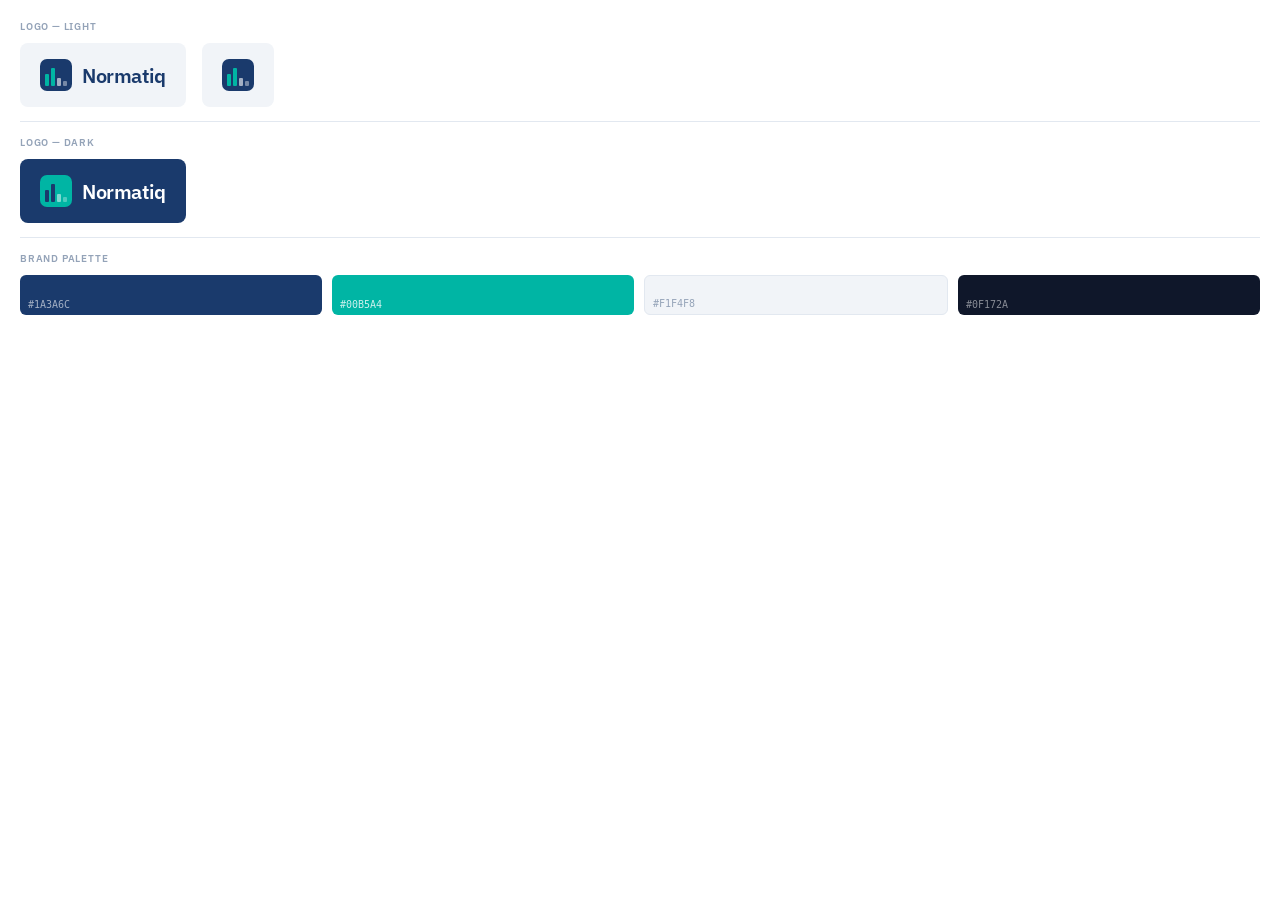
<file: preview/brand-logo.html>
<!DOCTYPE html>
<html lang="pt-BR">
<head>
<meta charset="UTF-8">
<link href="https://fonts.googleapis.com/css2?family=IBM+Plex+Sans:wght@400;500;600;700&display=swap" rel="stylesheet">
<style>
  * { margin: 0; padding: 0; box-sizing: border-box; }
  body { font-family: 'IBM Plex Sans', sans-serif; background: #fff; padding: 20px; color: #0F172A; }
  .label { font-size: 10px; font-weight: 600; color: #94A3B8; text-transform: uppercase; letter-spacing: 0.08em; margin-bottom: 10px; }
  .divider { height: 1px; background: #E2E8F0; margin: 14px 0; }
  .logo-row { display: flex; gap: 16px; align-items: center; flex-wrap: wrap; }
  .logo-box { padding: 16px 20px; border-radius: 8px; display: flex; align-items: center; gap: 10px; }
  .logo-icon { width: 32px; height: 32px; border-radius: 7px; display: flex; align-items: flex-end; padding: 5px 5px; gap: 2px; flex-shrink: 0; }
  .logo-bar { border-radius: 1px; flex: 1; }
  .wordmark { font-size: 20px; font-weight: 600; letter-spacing: -0.02em; }
</style>
</head>
<body>

<div class="label">Logo — Light</div>
<div class="logo-row">
  <div class="logo-box" style="background:#F1F4F8">
    <div class="logo-icon" style="background:#1A3A6C">
      <div class="logo-bar" style="background:#00B5A4;height:12px"></div>
      <div class="logo-bar" style="background:#00B5A4;height:18px"></div>
      <div class="logo-bar" style="background:#fff;height:8px;opacity:0.6"></div>
      <div class="logo-bar" style="background:#fff;height:5px;opacity:0.4"></div>
    </div>
    <div class="wordmark" style="color:#1A3A6C">Normatiq</div>
  </div>

  <div class="logo-box" style="background:#F1F4F8">
    <div class="logo-icon" style="background:#1A3A6C">
      <div class="logo-bar" style="background:#00B5A4;height:12px"></div>
      <div class="logo-bar" style="background:#00B5A4;height:18px"></div>
      <div class="logo-bar" style="background:#fff;height:8px;opacity:0.6"></div>
      <div class="logo-bar" style="background:#fff;height:5px;opacity:0.4"></div>
    </div>
  </div>
</div>

<div class="divider"></div>

<div class="label">Logo — Dark</div>
<div class="logo-row">
  <div class="logo-box" style="background:#1A3A6C">
    <div class="logo-icon" style="background:#00B5A4">
      <div class="logo-bar" style="background:#1A3A6C;height:12px"></div>
      <div class="logo-bar" style="background:#1A3A6C;height:18px"></div>
      <div class="logo-bar" style="background:#fff;height:8px;opacity:0.5"></div>
      <div class="logo-bar" style="background:#fff;height:5px;opacity:0.3"></div>
    </div>
    <div class="wordmark" style="color:#fff">Normatiq</div>
  </div>
</div>

<div class="divider"></div>

<div class="label">Brand Palette</div>
<div style="display:flex;gap:10px">
  <div style="flex:1;height:40px;background:#1A3A6C;border-radius:6px;display:flex;align-items:flex-end;padding:5px 8px">
    <span style="font-size:10px;color:rgba(255,255,255,0.6);font-family:monospace">#1A3A6C</span>
  </div>
  <div style="flex:1;height:40px;background:#00B5A4;border-radius:6px;display:flex;align-items:flex-end;padding:5px 8px">
    <span style="font-size:10px;color:rgba(255,255,255,0.8);font-family:monospace">#00B5A4</span>
  </div>
  <div style="flex:1;height:40px;background:#F1F4F8;border-radius:6px;border:1px solid #E2E8F0;display:flex;align-items:flex-end;padding:5px 8px">
    <span style="font-size:10px;color:#94A3B8;font-family:monospace">#F1F4F8</span>
  </div>
  <div style="flex:1;height:40px;background:#0F172A;border-radius:6px;display:flex;align-items:flex-end;padding:5px 8px">
    <span style="font-size:10px;color:rgba(255,255,255,0.5);font-family:monospace">#0F172A</span>
  </div>
</div>

</body>
</html>
</file>
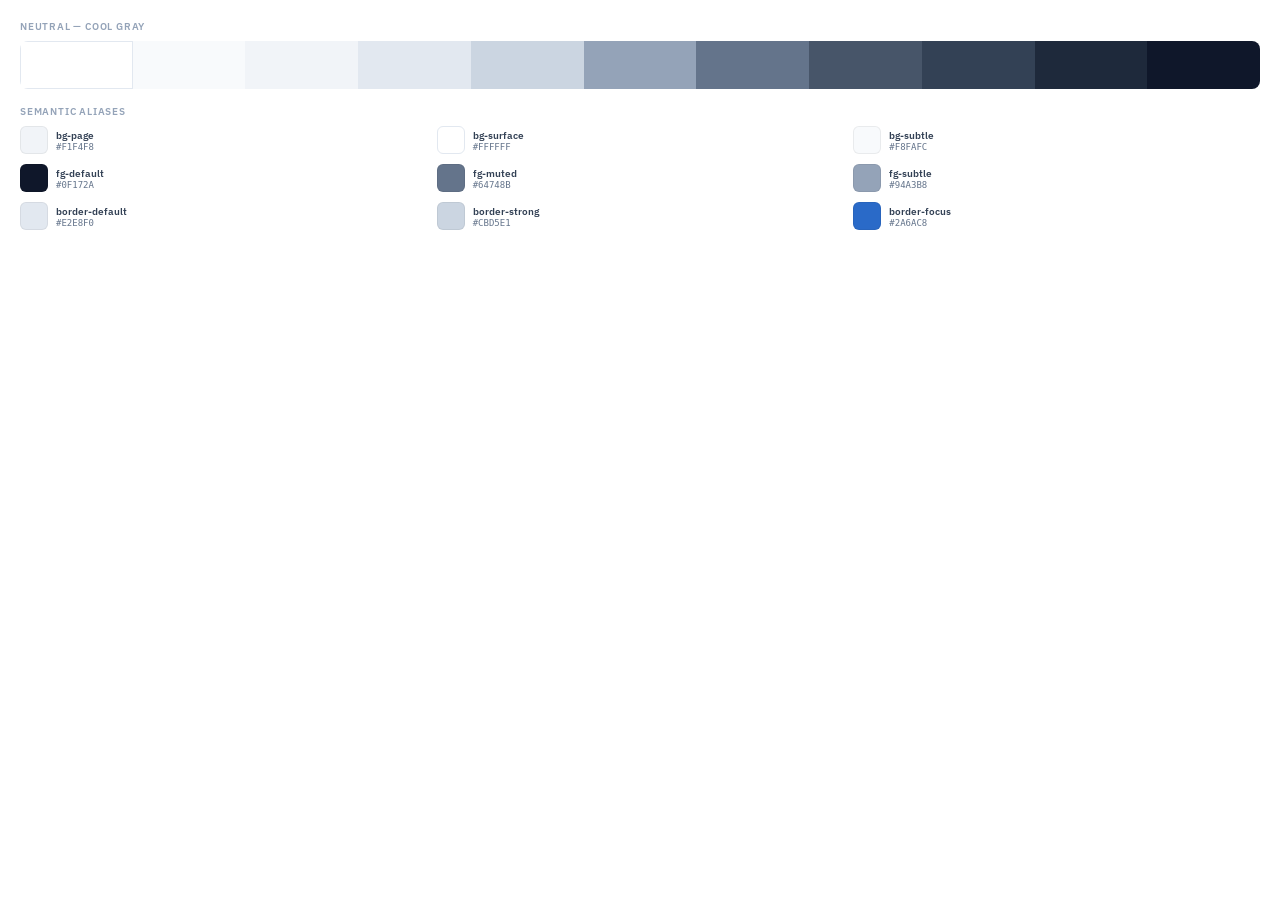
<file: preview/colors-neutral.html>
<!DOCTYPE html>
<html lang="pt-BR">
<head>
<meta charset="UTF-8">
<link href="https://fonts.googleapis.com/css2?family=IBM+Plex+Sans:wght@400;500;600&display=swap" rel="stylesheet">
<style>
  * { margin: 0; padding: 0; box-sizing: border-box; }
  body { font-family: 'IBM Plex Sans', sans-serif; background: #fff; padding: 20px; }
  .grid { display: grid; grid-template-columns: repeat(11, 1fr); gap: 0; border-radius: 8px; overflow: hidden; margin-bottom: 16px; }
  .swatch { height: 48px; }
  .section-label { font-size: 10px; font-weight: 600; color: #94A3B8; text-transform: uppercase; letter-spacing: 0.08em; margin-bottom: 8px; }
  .tokens { display: grid; grid-template-columns: repeat(3, 1fr); gap: 10px; margin-top: 4px; }
  .token { display: flex; align-items: center; gap: 8px; }
  .dot { width: 28px; height: 28px; border-radius: 6px; flex-shrink: 0; border: 1px solid rgba(0,0,0,0.06); }
  .name { font-size: 10px; font-weight: 600; color: #334155; }
  .hex { font-size: 9px; color: #64748B; font-family: monospace; }
</style>
</head>
<body>

<div class="section-label">Neutral — Cool Gray</div>
<div class="grid">
  <div class="swatch" style="background:#FFFFFF;border:1px solid #E2E8F0"></div>
  <div class="swatch" style="background:#F8FAFC"></div>
  <div class="swatch" style="background:#F1F4F8"></div>
  <div class="swatch" style="background:#E2E8F0"></div>
  <div class="swatch" style="background:#CBD5E1"></div>
  <div class="swatch" style="background:#94A3B8"></div>
  <div class="swatch" style="background:#64748B"></div>
  <div class="swatch" style="background:#475569"></div>
  <div class="swatch" style="background:#334155"></div>
  <div class="swatch" style="background:#1E293B"></div>
  <div class="swatch" style="background:#0F172A"></div>
</div>

<div class="section-label">Semantic Aliases</div>
<div class="tokens">
  <div class="token"><div class="dot" style="background:#F1F4F8"></div><div><div class="name">bg-page</div><div class="hex">#F1F4F8</div></div></div>
  <div class="token"><div class="dot" style="background:#FFFFFF;border:1px solid #E2E8F0"></div><div><div class="name">bg-surface</div><div class="hex">#FFFFFF</div></div></div>
  <div class="token"><div class="dot" style="background:#F8FAFC"></div><div><div class="name">bg-subtle</div><div class="hex">#F8FAFC</div></div></div>
  <div class="token"><div class="dot" style="background:#0F172A"></div><div><div class="name">fg-default</div><div class="hex">#0F172A</div></div></div>
  <div class="token"><div class="dot" style="background:#64748B"></div><div><div class="name">fg-muted</div><div class="hex">#64748B</div></div></div>
  <div class="token"><div class="dot" style="background:#94A3B8"></div><div><div class="name">fg-subtle</div><div class="hex">#94A3B8</div></div></div>
  <div class="token"><div class="dot" style="background:#E2E8F0"></div><div><div class="name">border-default</div><div class="hex">#E2E8F0</div></div></div>
  <div class="token"><div class="dot" style="background:#CBD5E1"></div><div><div class="name">border-strong</div><div class="hex">#CBD5E1</div></div></div>
  <div class="token"><div class="dot" style="background:#2A6AC8"></div><div><div class="name">border-focus</div><div class="hex">#2A6AC8</div></div></div>
</div>

</body>
</html>
</file>
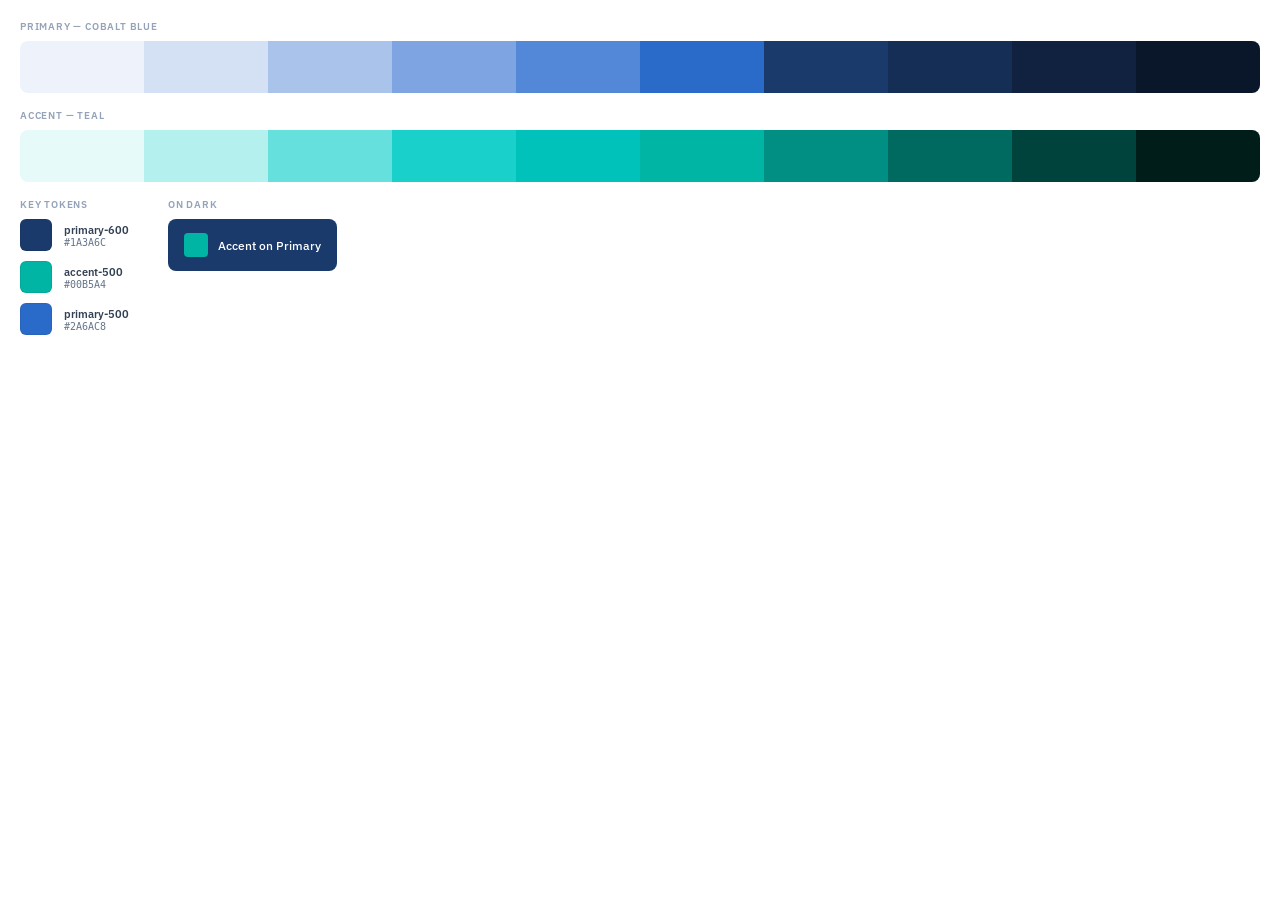
<file: preview/colors-primary.html>
<!DOCTYPE html>
<html lang="pt-BR">
<head>
<meta charset="UTF-8">
<link rel="preconnect" href="https://fonts.googleapis.com">
<link href="https://fonts.googleapis.com/css2?family=IBM+Plex+Sans:wght@400;500;600&display=swap" rel="stylesheet">
<style>
  * { margin: 0; padding: 0; box-sizing: border-box; }
  body { font-family: 'IBM Plex Sans', sans-serif; background: #fff; padding: 20px; }
  .grid { display: grid; grid-template-columns: repeat(10, 1fr); gap: 0; border-radius: 8px; overflow: hidden; margin-bottom: 16px; }
  .swatch { height: 52px; position: relative; }
  .swatch:hover .label { opacity: 1; }
  .label { position: absolute; bottom: 4px; left: 0; right: 0; text-align: center; font-size: 9px; font-weight: 500; opacity: 0; transition: opacity 0.15s; background: rgba(0,0,0,0.5); color: #fff; padding: 2px; }
  .row { display: flex; align-items: center; gap: 12px; margin-bottom: 10px; }
  .name { font-size: 11px; font-weight: 600; color: #334155; width: 80px; flex-shrink: 0; }
  .hex { font-size: 10px; color: #64748B; font-family: monospace; }
  .dot { width: 32px; height: 32px; border-radius: 6px; flex-shrink: 0; border: 1px solid rgba(0,0,0,0.06); }
  .section-label { font-size: 10px; font-weight: 600; color: #94A3B8; text-transform: uppercase; letter-spacing: 0.08em; margin-bottom: 8px; }
</style>
</head>
<body>

<div class="section-label">Primary — Cobalt Blue</div>
<div class="grid">
  <div class="swatch" style="background:#EEF3FB"><div class="label">50</div></div>
  <div class="swatch" style="background:#D4E1F5"><div class="label">100</div></div>
  <div class="swatch" style="background:#A9C3EB"><div class="label">200</div></div>
  <div class="swatch" style="background:#7EA5E1"><div class="label">300</div></div>
  <div class="swatch" style="background:#5387D7"><div class="label">400</div></div>
  <div class="swatch" style="background:#2A6AC8"><div class="label">500</div></div>
  <div class="swatch" style="background:#1A3A6C"><div class="label">600</div></div>
  <div class="swatch" style="background:#152E56"><div class="label">700</div></div>
  <div class="swatch" style="background:#102240"><div class="label">800</div></div>
  <div class="swatch" style="background:#0A162A"><div class="label">900</div></div>
</div>

<div class="section-label">Accent — Teal</div>
<div class="grid">
  <div class="swatch" style="background:#E6FAFA"><div class="label">50</div></div>
  <div class="swatch" style="background:#B3F0EE"><div class="label">100</div></div>
  <div class="swatch" style="background:#66E0DC"><div class="label">200</div></div>
  <div class="swatch" style="background:#19D1CA"><div class="label">300</div></div>
  <div class="swatch" style="background:#00C2BA"><div class="label">400</div></div>
  <div class="swatch" style="background:#00B5A4"><div class="label">500</div></div>
  <div class="swatch" style="background:#008F82"><div class="label">600</div></div>
  <div class="swatch" style="background:#006960"><div class="label">700</div></div>
  <div class="swatch" style="background:#00433D"><div class="label">800</div></div>
  <div class="swatch" style="background:#001D1A"><div class="label">900</div></div>
</div>

<div style="display:flex;gap:24px;margin-top:8px">
  <div>
    <div class="section-label">Key Tokens</div>
    <div class="row"><div class="dot" style="background:#1A3A6C"></div><div><div class="name">primary-600</div><div class="hex">#1A3A6C</div></div></div>
    <div class="row"><div class="dot" style="background:#00B5A4"></div><div><div class="name">accent-500</div><div class="hex">#00B5A4</div></div></div>
    <div class="row"><div class="dot" style="background:#2A6AC8"></div><div><div class="name">primary-500</div><div class="hex">#2A6AC8</div></div></div>
  </div>
  <div>
    <div class="section-label">On Dark</div>
    <div style="background:#1A3A6C;padding:14px 16px;border-radius:8px;display:flex;gap:10px;align-items:center">
      <div style="width:24px;height:24px;background:#00B5A4;border-radius:4px"></div>
      <div style="color:#fff;font-size:12px;font-weight:500">Accent on Primary</div>
    </div>
  </div>
</div>

</body>
</html>
</file>
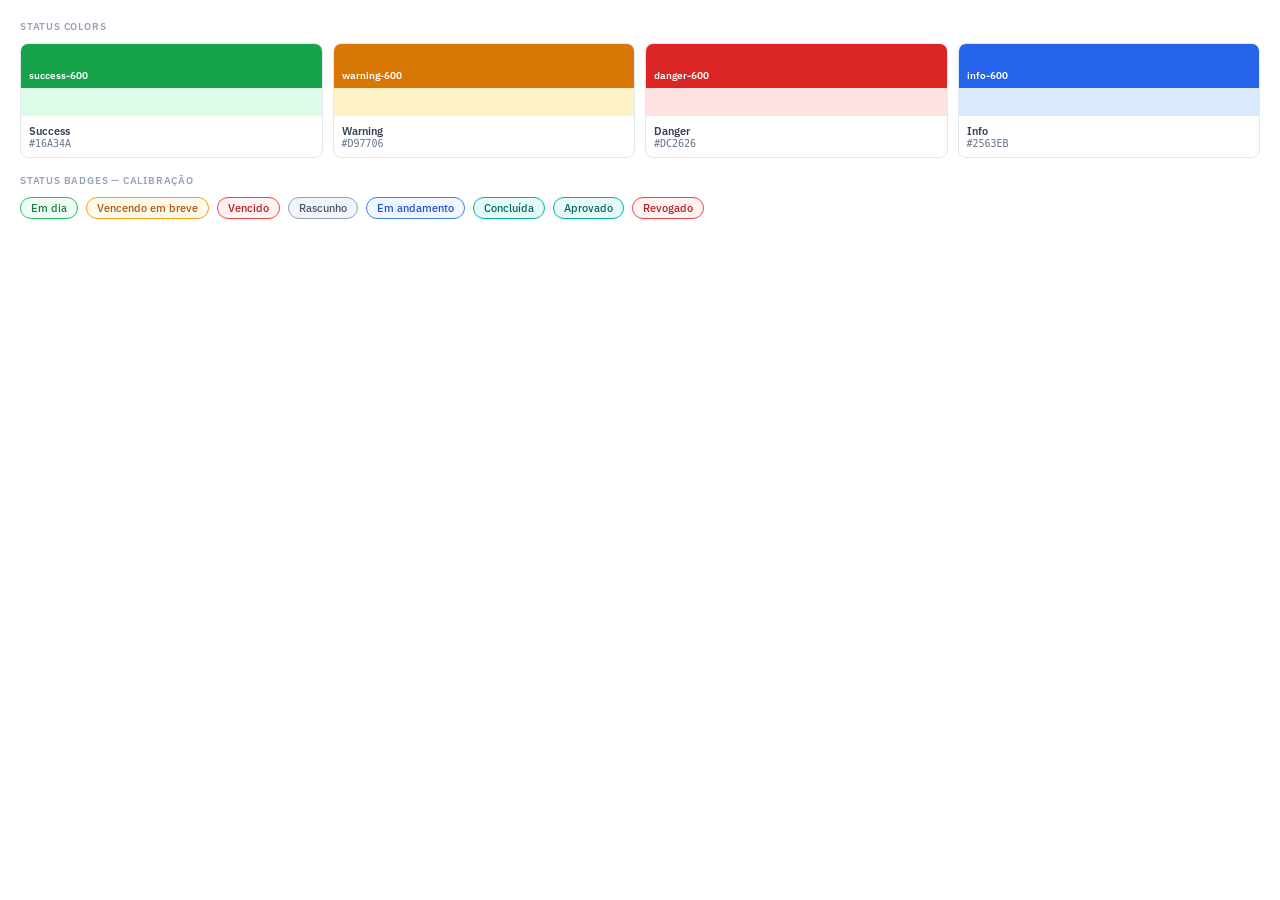
<file: preview/colors-semantic.html>
<!DOCTYPE html>
<html lang="pt-BR">
<head>
<meta charset="UTF-8">
<link href="https://fonts.googleapis.com/css2?family=IBM+Plex+Sans:wght@400;500;600&display=swap" rel="stylesheet">
<style>
  * { margin: 0; padding: 0; box-sizing: border-box; }
  body { font-family: 'IBM Plex Sans', sans-serif; background: #fff; padding: 20px; }
  .section-label { font-size: 10px; font-weight: 600; color: #94A3B8; text-transform: uppercase; letter-spacing: 0.08em; margin-bottom: 10px; }
  .row { display: grid; grid-template-columns: repeat(4, 1fr); gap: 10px; margin-bottom: 16px; }
  .color-group { border-radius: 8px; overflow: hidden; }
  .swatch-main { height: 44px; display: flex; align-items: flex-end; padding: 6px 8px; }
  .swatch-light { height: 28px; }
  .label { font-size: 10px; font-weight: 600; color: #fff; }
  .meta { padding: 8px; }
  .meta-name { font-size: 11px; font-weight: 600; color: #334155; }
  .meta-hex { font-size: 10px; color: #64748B; font-family: monospace; }

  .badge-row { display: flex; flex-wrap: wrap; gap: 8px; margin-top: 4px; }
  .badge { display: inline-flex; align-items: center; gap: 5px; padding: 3px 10px; border-radius: 9999px; font-size: 11px; font-weight: 500; border: 1px solid; }
</style>
</head>
<body>

<div class="section-label">Status Colors</div>
<div class="row">
  <div class="color-group" style="border:1px solid #E2E8F0">
    <div class="swatch-main" style="background:#16A34A"><span class="label">success-600</span></div>
    <div class="swatch-light" style="background:#DCFCE7"></div>
    <div class="meta"><div class="meta-name">Success</div><div class="meta-hex">#16A34A</div></div>
  </div>
  <div class="color-group" style="border:1px solid #E2E8F0">
    <div class="swatch-main" style="background:#D97706"><span class="label">warning-600</span></div>
    <div class="swatch-light" style="background:#FEF3C7"></div>
    <div class="meta"><div class="meta-name">Warning</div><div class="meta-hex">#D97706</div></div>
  </div>
  <div class="color-group" style="border:1px solid #E2E8F0">
    <div class="swatch-main" style="background:#DC2626"><span class="label">danger-600</span></div>
    <div class="swatch-light" style="background:#FEE2E2"></div>
    <div class="meta"><div class="meta-name">Danger</div><div class="meta-hex">#DC2626</div></div>
  </div>
  <div class="color-group" style="border:1px solid #E2E8F0">
    <div class="swatch-main" style="background:#2563EB"><span class="label">info-600</span></div>
    <div class="swatch-light" style="background:#DBEAFE"></div>
    <div class="meta"><div class="meta-name">Info</div><div class="meta-hex">#2563EB</div></div>
  </div>
</div>

<div class="section-label">Status Badges — Calibração</div>
<div class="badge-row">
  <span class="badge" style="background:#F0FDF4;color:#15803D;border-color:#22C55E">Em dia</span>
  <span class="badge" style="background:#FFFBEB;color:#B45309;border-color:#F59E0B">Vencendo em breve</span>
  <span class="badge" style="background:#FEF2F2;color:#B91C1C;border-color:#EF4444">Vencido</span>
  <span class="badge" style="background:#F1F4F8;color:#475569;border-color:#94A3B8">Rascunho</span>
  <span class="badge" style="background:#EFF6FF;color:#1D4ED8;border-color:#3B82F6">Em andamento</span>
  <span class="badge" style="background:#E6FAFA;color:#006960;border-color:#00B5A4">Concluída</span>
  <span class="badge" style="background:#E6FAFA;color:#006960;border-color:#00B5A4">Aprovado</span>
  <span class="badge" style="background:#FEF2F2;color:#B91C1C;border-color:#EF4444">Revogado</span>
</div>

</body>
</html>
</file>
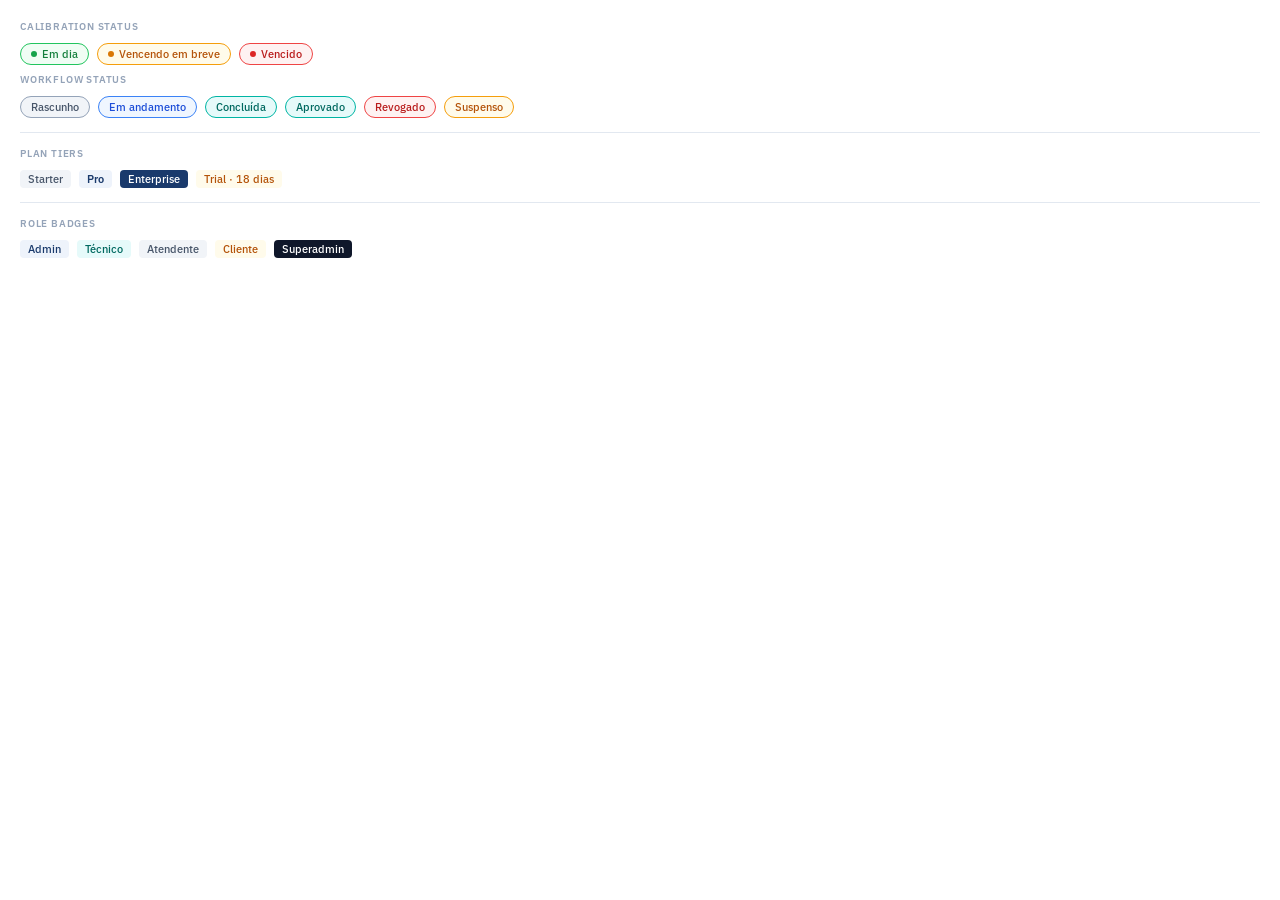
<file: preview/components-badges.html>
<!DOCTYPE html>
<html lang="pt-BR">
<head>
<meta charset="UTF-8">
<link href="https://fonts.googleapis.com/css2?family=IBM+Plex+Sans:wght@400;500;600&display=swap" rel="stylesheet">
<style>
  * { margin: 0; padding: 0; box-sizing: border-box; }
  body { font-family: 'IBM Plex Sans', sans-serif; background: #fff; padding: 20px; color: #0F172A; }
  .label { font-size: 10px; font-weight: 600; color: #94A3B8; text-transform: uppercase; letter-spacing: 0.08em; margin-bottom: 10px; }
  .divider { height: 1px; background: #E2E8F0; margin: 14px 0; }
  .row { display: flex; gap: 8px; flex-wrap: wrap; align-items: center; margin-bottom: 8px; }
  .badge { display: inline-flex; align-items: center; gap: 5px; padding: 3px 10px; border-radius: 9999px; font-size: 11px; font-weight: 500; border: 1px solid; white-space: nowrap; }
  .dot { width: 6px; height: 6px; border-radius: 50%; flex-shrink: 0; }
  .chip { display: inline-flex; align-items: center; gap: 4px; padding: 2px 8px; border-radius: 4px; font-size: 11px; font-weight: 500; }
</style>
</head>
<body>

<div class="label">Calibration Status</div>
<div class="row">
  <span class="badge" style="background:#F0FDF4;color:#15803D;border-color:#22C55E">
    <span class="dot" style="background:#16A34A"></span>Em dia
  </span>
  <span class="badge" style="background:#FFFBEB;color:#B45309;border-color:#F59E0B">
    <span class="dot" style="background:#D97706"></span>Vencendo em breve
  </span>
  <span class="badge" style="background:#FEF2F2;color:#B91C1C;border-color:#EF4444">
    <span class="dot" style="background:#DC2626"></span>Vencido
  </span>
</div>

<div class="label">Workflow Status</div>
<div class="row">
  <span class="badge" style="background:#F1F4F8;color:#475569;border-color:#94A3B8">Rascunho</span>
  <span class="badge" style="background:#EFF6FF;color:#1D4ED8;border-color:#3B82F6">Em andamento</span>
  <span class="badge" style="background:#E6FAFA;color:#006960;border-color:#00B5A4">Concluída</span>
  <span class="badge" style="background:#E6FAFA;color:#006960;border-color:#00B5A4">Aprovado</span>
  <span class="badge" style="background:#FEF2F2;color:#B91C1C;border-color:#EF4444">Revogado</span>
  <span class="badge" style="background:#FFFBEB;color:#B45309;border-color:#F59E0B">Suspenso</span>
</div>

<div class="divider"></div>

<div class="label">Plan Tiers</div>
<div class="row">
  <span class="chip" style="background:#F1F4F8;color:#475569">Starter</span>
  <span class="chip" style="background:#EEF3FB;color:#1A3A6C;font-weight:600">Pro</span>
  <span class="chip" style="background:#1A3A6C;color:#fff">Enterprise</span>
  <span class="chip" style="background:#FFFBEB;color:#B45309">Trial · 18 dias</span>
</div>

<div class="divider"></div>

<div class="label">Role Badges</div>
<div class="row">
  <span class="chip" style="background:#EEF3FB;color:#1A3A6C;border-radius:4px">Admin</span>
  <span class="chip" style="background:#E6FAFA;color:#006960;border-radius:4px">Técnico</span>
  <span class="chip" style="background:#F1F4F8;color:#475569;border-radius:4px">Atendente</span>
  <span class="chip" style="background:#FFFBEB;color:#B45309;border-radius:4px">Cliente</span>
  <span class="chip" style="background:#0F172A;color:#fff;border-radius:4px">Superadmin</span>
</div>

</body>
</html>
</file>
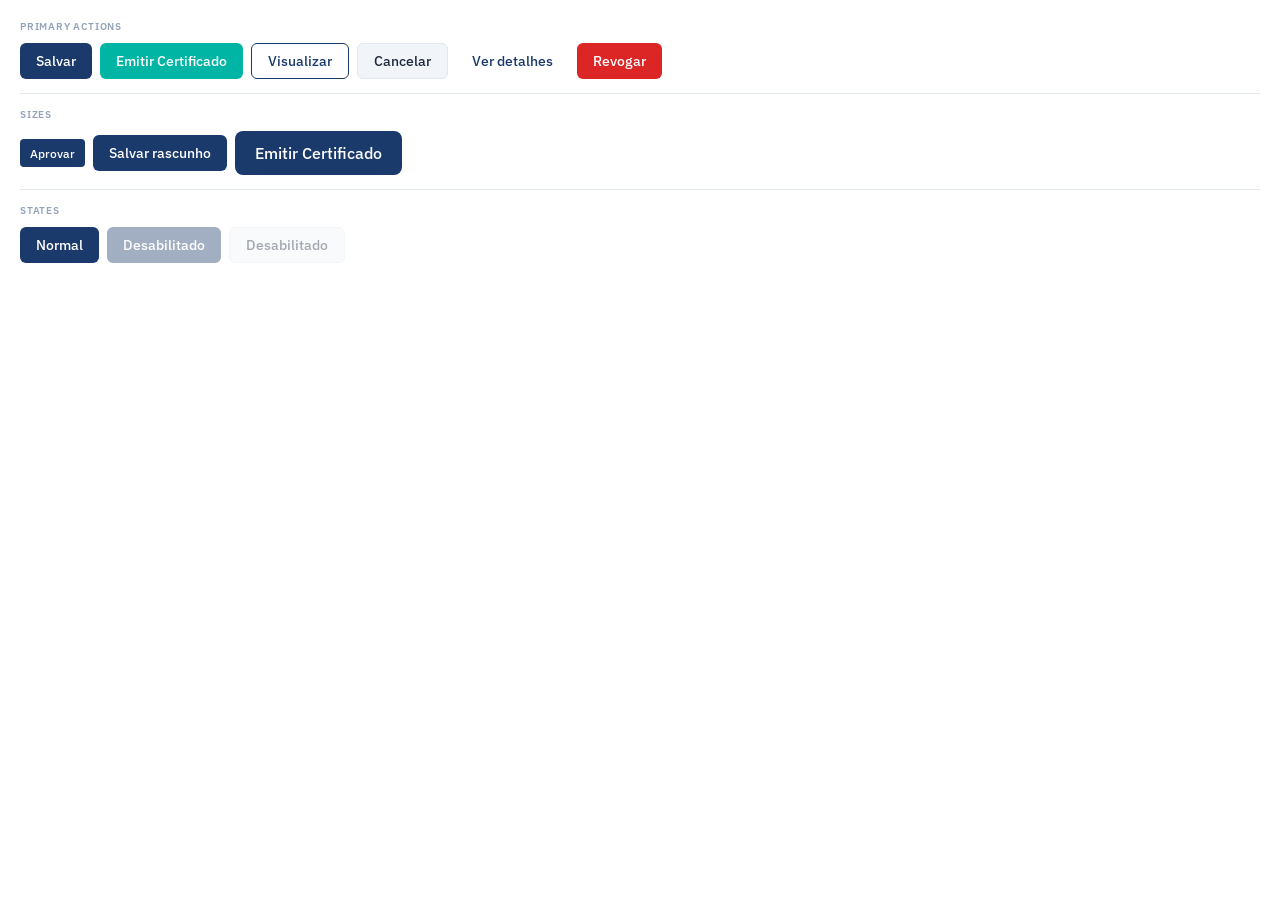
<file: preview/components-buttons.html>
<!DOCTYPE html>
<html lang="pt-BR">
<head>
<meta charset="UTF-8">
<link href="https://fonts.googleapis.com/css2?family=IBM+Plex+Sans:wght@400;500;600&display=swap" rel="stylesheet">
<style>
  * { margin: 0; padding: 0; box-sizing: border-box; }
  body { font-family: 'IBM Plex Sans', sans-serif; background: #fff; padding: 20px; color: #0F172A; }
  .label { font-size: 10px; font-weight: 600; color: #94A3B8; text-transform: uppercase; letter-spacing: 0.08em; margin-bottom: 10px; }
  .divider { height: 1px; background: #E2E8F0; margin: 14px 0; }
  .row { display: flex; gap: 8px; flex-wrap: wrap; align-items: center; margin-bottom: 10px; }

  button { font-family: 'IBM Plex Sans', sans-serif; font-size: 14px; font-weight: 500; border: none; cursor: pointer; border-radius: 6px; padding: 0 16px; height: 36px; display: inline-flex; align-items: center; gap: 6px; transition: all 150ms ease-out; }

  .btn-primary { background: #1A3A6C; color: #fff; }
  .btn-primary:hover { background: #152E56; }

  .btn-accent { background: #00B5A4; color: #fff; }
  .btn-accent:hover { background: #008F82; }

  .btn-secondary { background: #F1F4F8; color: #1E293B; border: 1px solid #E2E8F0; }
  .btn-secondary:hover { background: #E2E8F0; }

  .btn-ghost { background: transparent; color: #1A3A6C; }
  .btn-ghost:hover { background: #EEF3FB; }

  .btn-danger { background: #DC2626; color: #fff; }
  .btn-danger:hover { background: #B91C1C; }

  .btn-outline { background: transparent; color: #1A3A6C; border: 1.5px solid #1A3A6C; }
  .btn-outline:hover { background: #EEF3FB; }

  .btn-sm { height: 28px; padding: 0 10px; font-size: 12px; border-radius: 4px; }
  .btn-lg { height: 44px; padding: 0 20px; font-size: 16px; border-radius: 8px; }

  .btn-disabled { opacity: 0.4; pointer-events: none; }
  .icon { width: 16px; height: 16px; background: currentColor; border-radius: 2px; opacity: 0.7; }
</style>
</head>
<body>

<div class="label">Primary Actions</div>
<div class="row">
  <button class="btn-primary">Salvar</button>
  <button class="btn-accent">Emitir Certificado</button>
  <button class="btn-outline">Visualizar</button>
  <button class="btn-secondary">Cancelar</button>
  <button class="btn-ghost">Ver detalhes</button>
  <button class="btn-danger">Revogar</button>
</div>

<div class="divider"></div>

<div class="label">Sizes</div>
<div class="row">
  <button class="btn-primary btn-sm">Aprovar</button>
  <button class="btn-primary">Salvar rascunho</button>
  <button class="btn-primary btn-lg">Emitir Certificado</button>
</div>

<div class="divider"></div>

<div class="label">States</div>
<div class="row">
  <button class="btn-primary">Normal</button>
  <button class="btn-primary btn-disabled">Desabilitado</button>
  <button class="btn-secondary btn-disabled">Desabilitado</button>
</div>

</body>
</html>
</file>
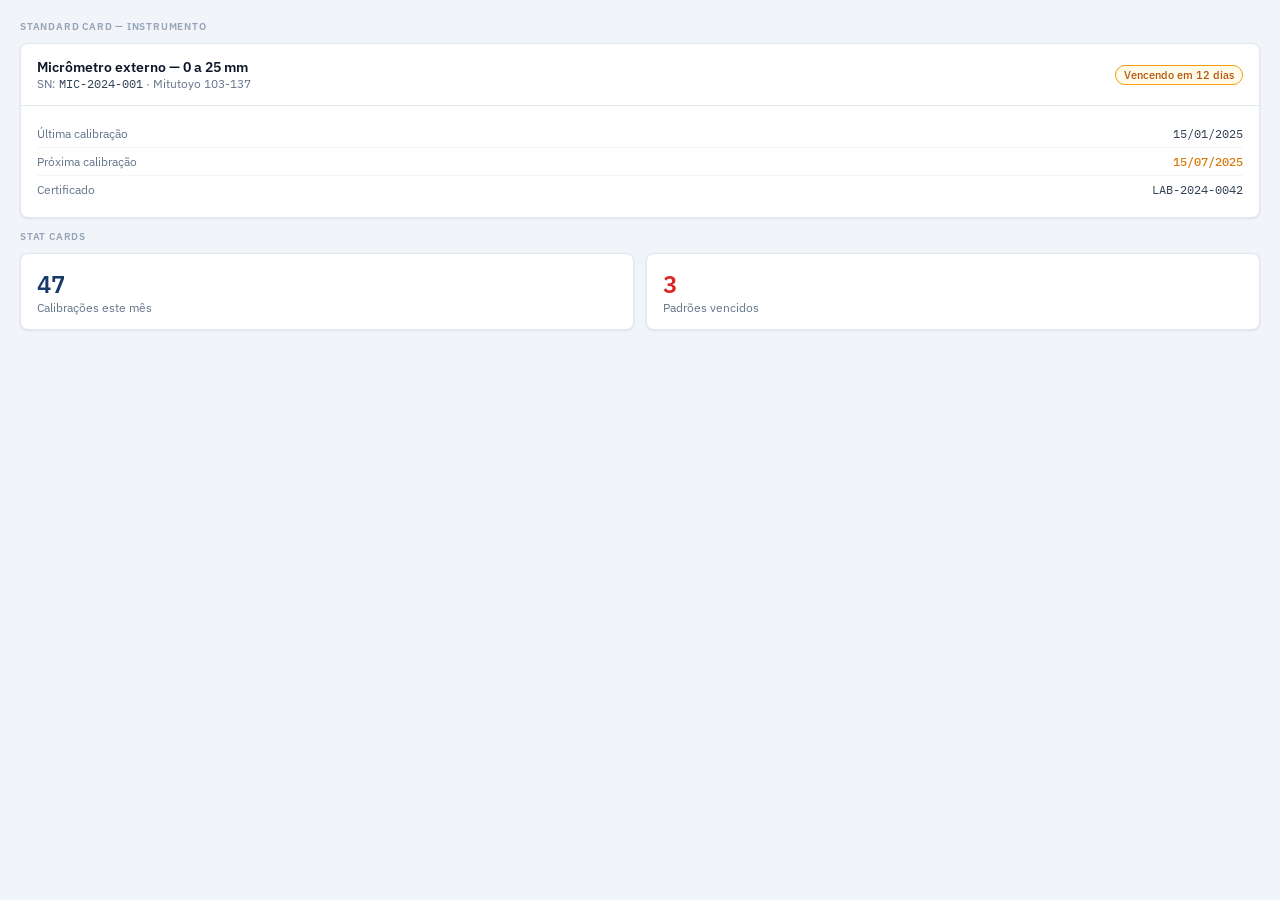
<file: preview/components-cards.html>
<!DOCTYPE html>
<html lang="pt-BR">
<head>
<meta charset="UTF-8">
<link href="https://fonts.googleapis.com/css2?family=IBM+Plex+Mono:wght@400;500&family=IBM+Plex+Sans:wght@400;500;600&display=swap" rel="stylesheet">
<style>
  * { margin: 0; padding: 0; box-sizing: border-box; }
  body { font-family: 'IBM Plex Sans', sans-serif; background: #F1F4F8; padding: 20px; color: #0F172A; }
  .label { font-size: 10px; font-weight: 600; color: #94A3B8; text-transform: uppercase; letter-spacing: 0.08em; margin-bottom: 10px; }
  .card { background: #fff; border-radius: 8px; border: 1px solid #E2E8F0; box-shadow: 0 1px 3px rgba(0,0,0,0.08); margin-bottom: 12px; }
  .card-header { padding: 14px 16px; border-bottom: 1px solid #E2E8F0; display: flex; justify-content: space-between; align-items: center; }
  .card-title { font-size: 14px; font-weight: 600; }
  .card-body { padding: 14px 16px; }
  .badge { display: inline-flex; align-items: center; gap: 4px; padding: 2px 8px; border-radius: 9999px; font-size: 11px; font-weight: 500; border: 1px solid; }
  .meta { font-size: 12px; color: #64748B; }
  .mono { font-family: 'IBM Plex Mono', monospace; font-size: 12px; color: #334155; }
  .row { display: flex; justify-content: space-between; align-items: center; padding: 6px 0; border-bottom: 1px solid #F1F4F8; }
  .row:last-child { border-bottom: none; }
  .grid2 { display: grid; grid-template-columns: 1fr 1fr; gap: 12px; }
  .stat-val { font-size: 24px; font-weight: 600; letter-spacing: -0.02em; color: #1A3A6C; }
  .stat-label { font-size: 12px; color: #64748B; }
</style>
</head>
<body>

<div class="label">Standard Card — Instrumento</div>
<div class="card">
  <div class="card-header">
    <div>
      <div class="card-title">Micrômetro externo — 0 a 25 mm</div>
      <div class="meta">SN: <span class="mono">MIC-2024-001</span> · Mitutoyo 103-137</div>
    </div>
    <span class="badge" style="background:#FFFBEB;color:#B45309;border-color:#F59E0B">Vencendo em 12 dias</span>
  </div>
  <div class="card-body">
    <div class="row"><span class="meta">Última calibração</span><span class="mono">15/01/2025</span></div>
    <div class="row"><span class="meta">Próxima calibração</span><span class="mono" style="color:#D97706;font-weight:500">15/07/2025</span></div>
    <div class="row"><span class="meta">Certificado</span><span class="mono">LAB-2024-0042</span></div>
  </div>
</div>

<div class="label">Stat Cards</div>
<div class="grid2">
  <div class="card">
    <div class="card-body">
      <div class="stat-val">47</div>
      <div class="stat-label">Calibrações este mês</div>
    </div>
  </div>
  <div class="card">
    <div class="card-body">
      <div class="stat-val" style="color:#DC2626">3</div>
      <div class="stat-label">Padrões vencidos</div>
    </div>
  </div>
</div>

</body>
</html>
</file>
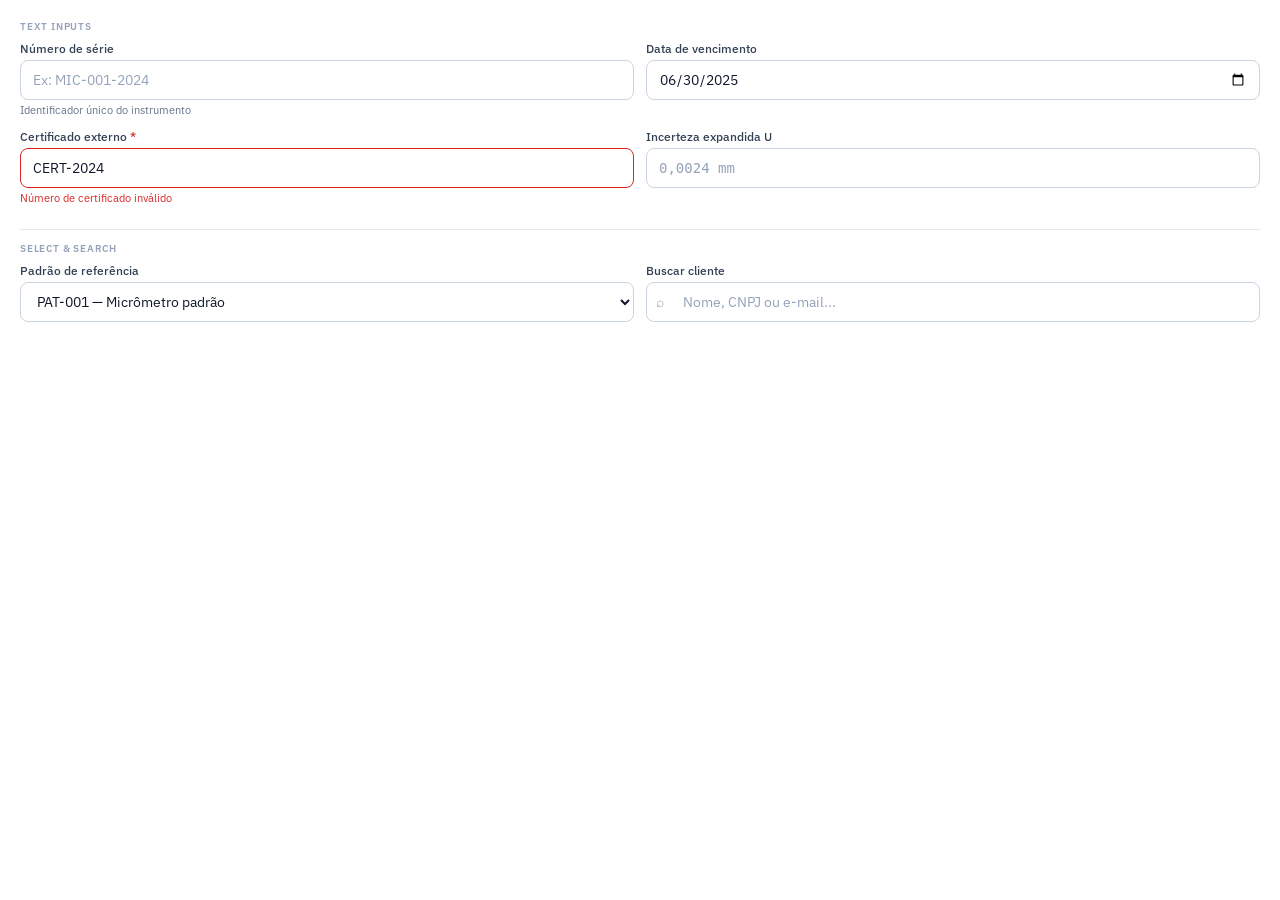
<file: preview/components-inputs.html>
<!DOCTYPE html>
<html lang="pt-BR">
<head>
<meta charset="UTF-8">
<link href="https://fonts.googleapis.com/css2?family=IBM+Plex+Sans:wght@400;500;600&display=swap" rel="stylesheet">
<style>
  * { margin: 0; padding: 0; box-sizing: border-box; }
  body { font-family: 'IBM Plex Sans', sans-serif; background: #fff; padding: 20px; color: #0F172A; }
  .label { font-size: 10px; font-weight: 600; color: #94A3B8; text-transform: uppercase; letter-spacing: 0.08em; margin-bottom: 8px; }
  .divider { height: 1px; background: #E2E8F0; margin: 12px 0; }
  .field { margin-bottom: 12px; }
  .field-label { font-size: 12px; font-weight: 500; color: #334155; margin-bottom: 4px; display: block; }
  .field-hint { font-size: 11px; color: #64748B; margin-top: 3px; }
  .field-error { font-size: 11px; color: #DC2626; margin-top: 3px; }
  input, select { font-family: 'IBM Plex Sans', sans-serif; font-size: 14px; color: #0F172A; background: #fff; border: 1.5px solid #CBD5E1; border-radius: 8px; padding: 0 12px; height: 40px; width: 100%; outline: none; transition: border-color 150ms; }
  input:focus, select:focus { border-color: #2A6AC8; box-shadow: 0 0 0 3px rgba(42,106,200,0.15); }
  input.error { border-color: #DC2626; }
  input.error:focus { box-shadow: 0 0 0 3px rgba(220,38,38,0.15); }
  input::placeholder { color: #94A3B8; }
  .row2 { display: grid; grid-template-columns: 1fr 1fr; gap: 12px; }
  .search-wrap { position: relative; }
  .search-wrap input { padding-left: 36px; }
  .search-icon { position: absolute; left: 10px; top: 50%; transform: translateY(-50%); color: #94A3B8; font-size: 14px; }
</style>
</head>
<body>

<div class="label">Text Inputs</div>
<div class="row2">
  <div class="field">
    <label class="field-label">Número de série</label>
    <input type="text" placeholder="Ex: MIC-001-2024">
    <div class="field-hint">Identificador único do instrumento</div>
  </div>
  <div class="field">
    <label class="field-label">Data de vencimento</label>
    <input type="date" value="2025-06-30">
  </div>
</div>

<div class="row2">
  <div class="field">
    <label class="field-label">Certificado externo <span style="color:#DC2626">*</span></label>
    <input type="text" class="error" value="CERT-2024">
    <div class="field-error">Número de certificado inválido</div>
  </div>
  <div class="field">
    <label class="field-label">Incerteza expandida U</label>
    <input type="text" placeholder="0,0024 mm" style="font-family:'IBM Plex Mono',monospace">
  </div>
</div>

<div class="divider"></div>

<div class="label">Select & Search</div>
<div class="row2">
  <div class="field">
    <label class="field-label">Padrão de referência</label>
    <select>
      <option>PAT-001 — Micrômetro padrão</option>
      <option>PAT-002 — Bloco padrão</option>
    </select>
  </div>
  <div class="field">
    <label class="field-label">Buscar cliente</label>
    <div class="search-wrap">
      <span class="search-icon">⌕</span>
      <input type="text" placeholder="Nome, CNPJ ou e-mail...">
    </div>
  </div>
</div>

</body>
</html>
</file>
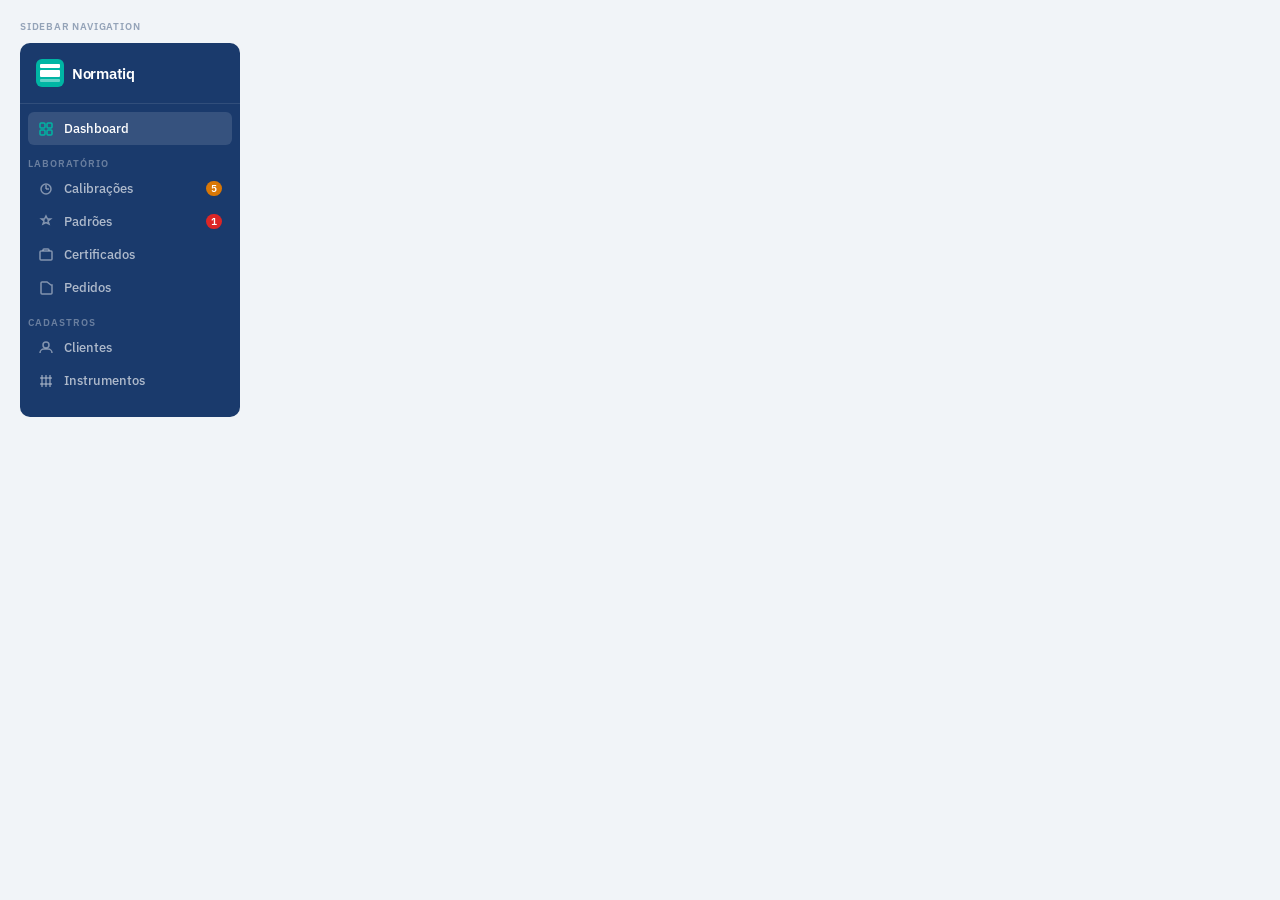
<file: preview/components-navigation.html>
<!DOCTYPE html>
<html lang="pt-BR">
<head>
<meta charset="UTF-8">
<link href="https://fonts.googleapis.com/css2?family=IBM+Plex+Sans:wght@400;500;600&display=swap" rel="stylesheet">
<style>
  * { margin: 0; padding: 0; box-sizing: border-box; }
  body { font-family: 'IBM Plex Sans', sans-serif; background: #F1F4F8; padding: 20px; color: #0F172A; }
  .label { font-size: 10px; font-weight: 600; color: #94A3B8; text-transform: uppercase; letter-spacing: 0.08em; margin-bottom: 10px; }
  .sidebar { width: 220px; background: #1A3A6C; border-radius: 10px; padding: 16px 0; }
  .sidebar-logo { padding: 0 16px 16px; border-bottom: 1px solid rgba(255,255,255,0.1); margin-bottom: 8px; display: flex; align-items: center; gap: 8px; }
  .logo-icon { width: 28px; height: 28px; background: #00B5A4; border-radius: 6px; display: flex; align-items: center; justify-content: flex-end; flex-direction: column; padding: 5px 4px; gap: 2px; }
  .logo-bar { background: #fff; border-radius: 1px; width: 100%; }
  .logo-text { font-size: 15px; font-weight: 600; color: #fff; letter-spacing: -0.02em; }
  .nav-section { padding: 0 8px; margin-bottom: 4px; }
  .nav-section-label { font-size: 10px; font-weight: 600; color: rgba(255,255,255,0.35); text-transform: uppercase; letter-spacing: 0.1em; padding: 0 8px; margin-bottom: 2px; margin-top: 12px; }
  .nav-item { display: flex; align-items: center; gap: 10px; padding: 8px 10px; border-radius: 6px; font-size: 13px; font-weight: 500; color: rgba(255,255,255,0.65); cursor: pointer; transition: all 120ms; }
  .nav-item:hover { background: rgba(255,255,255,0.08); color: #fff; }
  .nav-item.active { background: rgba(255,255,255,0.12); color: #fff; }
  .nav-item.active .nav-icon { color: #00B5A4; }
  .nav-icon { width: 16px; height: 16px; opacity: 0.7; flex-shrink: 0; }
  .nav-item.active .nav-icon { opacity: 1; }
  .nav-badge { margin-left: auto; background: #DC2626; color: #fff; font-size: 10px; font-weight: 600; padding: 1px 5px; border-radius: 9999px; }
  .nav-badge-warn { background: #D97706; }
</style>
</head>
<body>

<div class="label">Sidebar Navigation</div>
<div class="sidebar">
  <div class="sidebar-logo">
    <div class="logo-icon">
      <div class="logo-bar" style="height:5px"></div>
      <div class="logo-bar" style="height:8px"></div>
      <div class="logo-bar" style="height:3px;background:rgba(255,255,255,0.4)"></div>
    </div>
    <div class="logo-text">Normatiq</div>
  </div>

  <div class="nav-section">
    <div class="nav-item active">
      <svg class="nav-icon" viewBox="0 0 16 16" fill="none" stroke="currentColor" stroke-width="1.5" color="#00B5A4"><rect x="2" y="2" width="5" height="5" rx="1"/><rect x="9" y="2" width="5" height="5" rx="1"/><rect x="2" y="9" width="5" height="5" rx="1"/><rect x="9" y="9" width="5" height="5" rx="1"/></svg>
      Dashboard
    </div>
  </div>

  <div class="nav-section-label">Laboratório</div>
  <div class="nav-section">
    <div class="nav-item">
      <svg class="nav-icon" viewBox="0 0 16 16" fill="none" stroke="currentColor" stroke-width="1.5"><circle cx="8" cy="8" r="5"/><line x1="8" y1="4" x2="8" y2="8"/><line x1="8" y1="8" x2="11" y2="8"/></svg>
      Calibrações
      <span class="nav-badge nav-badge-warn">5</span>
    </div>
    <div class="nav-item">
      <svg class="nav-icon" viewBox="0 0 16 16" fill="none" stroke="currentColor" stroke-width="1.5"><path d="M8 2l1.5 3h3l-2.5 2 1 3L8 8.5 5 10l1-3L3.5 5h3z"/></svg>
      Padrões
      <span class="nav-badge">1</span>
    </div>
    <div class="nav-item">
      <svg class="nav-icon" viewBox="0 0 16 16" fill="none" stroke="currentColor" stroke-width="1.5"><rect x="2" y="4" width="12" height="9" rx="1"/><path d="M5 4V3a1 1 0 011-1h4a1 1 0 011 1v1"/></svg>
      Certificados
    </div>
    <div class="nav-item">
      <svg class="nav-icon" viewBox="0 0 16 16" fill="none" stroke="currentColor" stroke-width="1.5"><path d="M13 5l-4-3H4a1 1 0 00-1 1v10a1 1 0 001 1h9a1 1 0 001-1V5z"/></svg>
      Pedidos
    </div>
  </div>

  <div class="nav-section-label">Cadastros</div>
  <div class="nav-section">
    <div class="nav-item">
      <svg class="nav-icon" viewBox="0 0 16 16" fill="none" stroke="currentColor" stroke-width="1.5"><path d="M2 13c0-2.2 1.8-4 4-4h4c2.2 0 4 1.8 4 4"/><circle cx="8" cy="5" r="3"/></svg>
      Clientes
    </div>
    <div class="nav-item">
      <svg class="nav-icon" viewBox="0 0 16 16" fill="none" stroke="currentColor" stroke-width="1.5"><line x1="4" y1="2" x2="4" y2="14"/><line x1="8" y1="2" x2="8" y2="14"/><line x1="12" y1="2" x2="12" y2="14"/><line x1="2" y1="5" x2="14" y2="5"/><line x1="2" y1="11" x2="14" y2="11"/></svg>
      Instrumentos
    </div>
  </div>
</div>

</body>
</html>
</file>
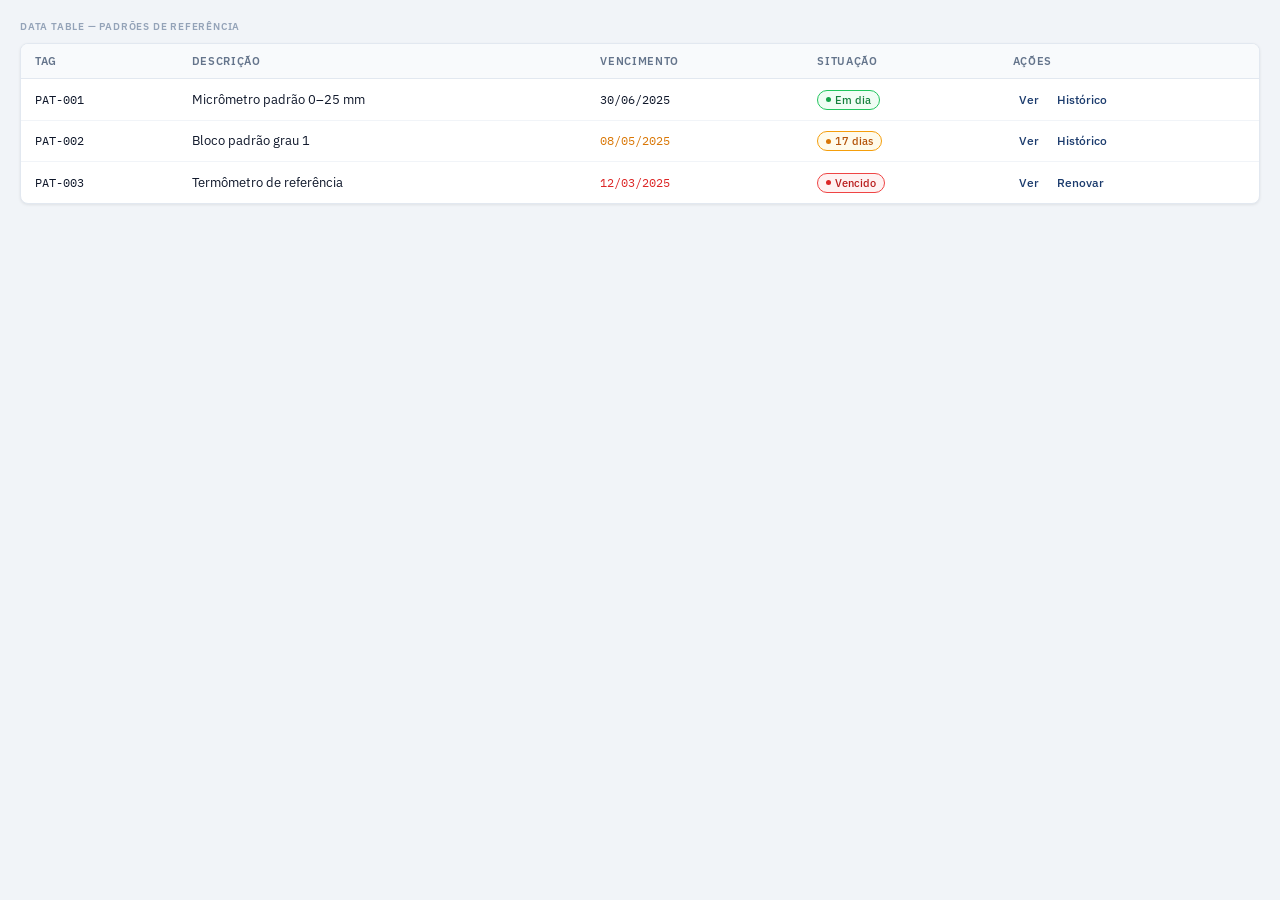
<file: preview/components-tables.html>
<!DOCTYPE html>
<html lang="pt-BR">
<head>
<meta charset="UTF-8">
<link href="https://fonts.googleapis.com/css2?family=IBM+Plex+Mono:wght@400;500&family=IBM+Plex+Sans:wght@400;500;600&display=swap" rel="stylesheet">
<style>
  * { margin: 0; padding: 0; box-sizing: border-box; }
  body { font-family: 'IBM Plex Sans', sans-serif; background: #F1F4F8; padding: 20px; color: #0F172A; }
  .label { font-size: 10px; font-weight: 600; color: #94A3B8; text-transform: uppercase; letter-spacing: 0.08em; margin-bottom: 10px; }
  .table-wrap { background: #fff; border-radius: 8px; border: 1px solid #E2E8F0; box-shadow: 0 1px 3px rgba(0,0,0,0.08); overflow: hidden; }
  table { width: 100%; border-collapse: collapse; }
  thead th { background: #F8FAFC; font-size: 11px; font-weight: 600; color: #64748B; text-transform: uppercase; letter-spacing: 0.06em; padding: 10px 14px; text-align: left; border-bottom: 1px solid #E2E8F0; white-space: nowrap; }
  tbody tr { border-bottom: 1px solid #F1F4F8; transition: background 100ms; }
  tbody tr:last-child { border-bottom: none; }
  tbody tr:hover { background: #F8FAFC; }
  td { font-size: 13px; padding: 10px 14px; vertical-align: middle; }
  .mono { font-family: 'IBM Plex Mono', monospace; font-size: 12px; }
  .badge { display: inline-flex; align-items: center; gap: 4px; padding: 2px 8px; border-radius: 9999px; font-size: 11px; font-weight: 500; border: 1px solid; white-space: nowrap; }
  .dot { width: 5px; height: 5px; border-radius: 50%; }
  .actions { display: flex; gap: 6px; }
  .action-btn { background: none; border: none; font-size: 12px; font-family: 'IBM Plex Sans',sans-serif; font-weight: 500; color: #1A3A6C; cursor: pointer; padding: 2px 6px; border-radius: 4px; }
  .action-btn:hover { background: #EEF3FB; }
</style>
</head>
<body>

<div class="label">Data Table — Padrões de Referência</div>
<div class="table-wrap">
  <table>
    <thead>
      <tr>
        <th>Tag</th>
        <th>Descrição</th>
        <th>Vencimento</th>
        <th>Situação</th>
        <th>Ações</th>
      </tr>
    </thead>
    <tbody>
      <tr>
        <td><span class="mono">PAT-001</span></td>
        <td>Micrômetro padrão 0–25 mm</td>
        <td><span class="mono">30/06/2025</span></td>
        <td><span class="badge" style="background:#F0FDF4;color:#15803D;border-color:#22C55E"><span class="dot" style="background:#16A34A"></span>Em dia</span></td>
        <td><div class="actions"><button class="action-btn">Ver</button><button class="action-btn">Histórico</button></div></td>
      </tr>
      <tr>
        <td><span class="mono">PAT-002</span></td>
        <td>Bloco padrão grau 1</td>
        <td><span class="mono" style="color:#D97706">08/05/2025</span></td>
        <td><span class="badge" style="background:#FFFBEB;color:#B45309;border-color:#F59E0B"><span class="dot" style="background:#D97706"></span>17 dias</span></td>
        <td><div class="actions"><button class="action-btn">Ver</button><button class="action-btn">Histórico</button></div></td>
      </tr>
      <tr>
        <td><span class="mono">PAT-003</span></td>
        <td>Termômetro de referência</td>
        <td><span class="mono" style="color:#DC2626">12/03/2025</span></td>
        <td><span class="badge" style="background:#FEF2F2;color:#B91C1C;border-color:#EF4444"><span class="dot" style="background:#DC2626"></span>Vencido</span></td>
        <td><div class="actions"><button class="action-btn">Ver</button><button class="action-btn">Renovar</button></div></td>
      </tr>
    </tbody>
  </table>
</div>

</body>
</html>
</file>
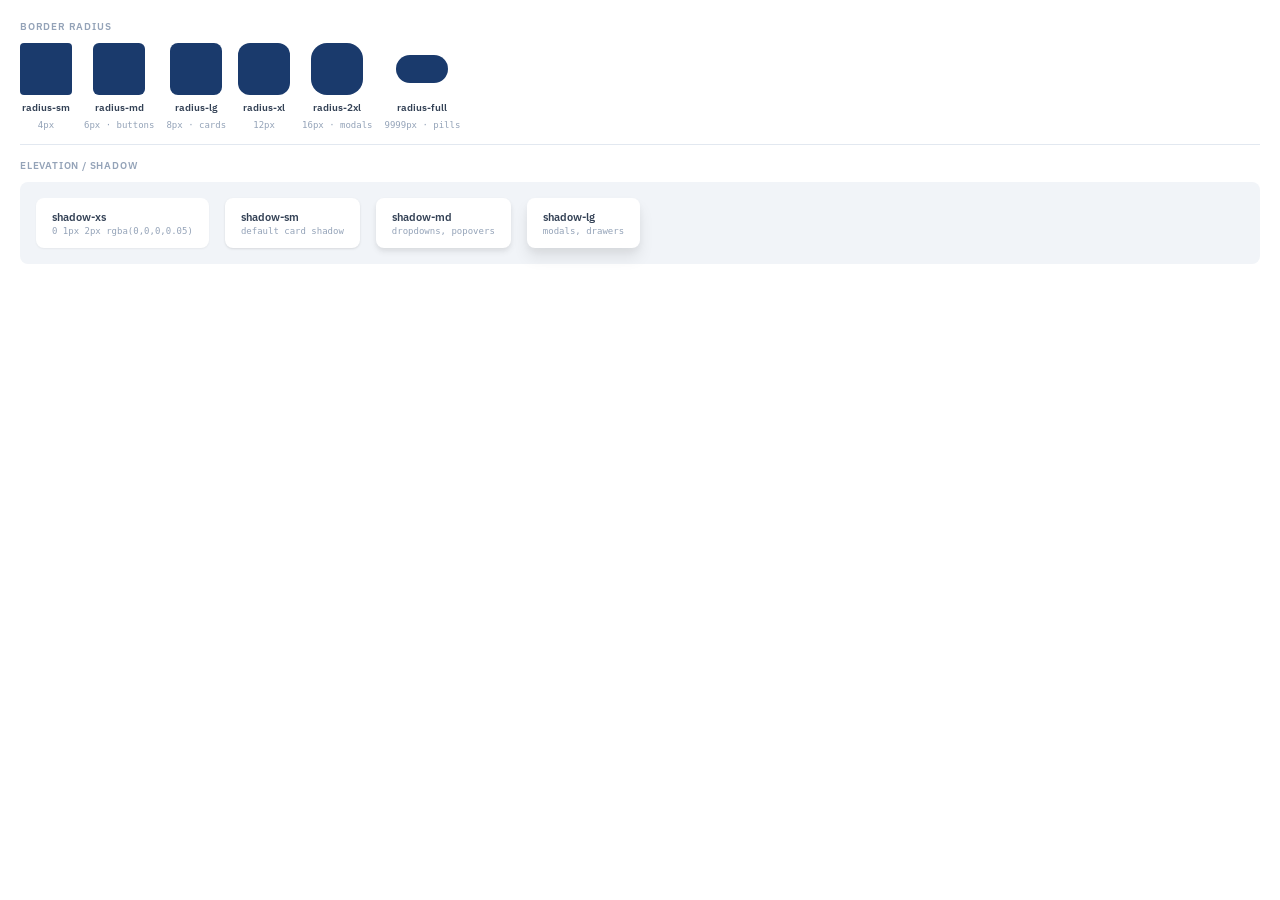
<file: preview/spacing-radii.html>
<!DOCTYPE html>
<html lang="pt-BR">
<head>
<meta charset="UTF-8">
<link href="https://fonts.googleapis.com/css2?family=IBM+Plex+Sans:wght@400;500;600&display=swap" rel="stylesheet">
<style>
  * { margin: 0; padding: 0; box-sizing: border-box; }
  body { font-family: 'IBM Plex Sans', sans-serif; background: #fff; padding: 20px; color: #0F172A; }
  .label { font-size: 10px; font-weight: 600; color: #94A3B8; text-transform: uppercase; letter-spacing: 0.08em; margin-bottom: 10px; }
  .divider { height: 1px; background: #E2E8F0; margin: 14px 0; }
  .radius-row { display: flex; gap: 12px; flex-wrap: wrap; align-items: flex-end; }
  .radius-item { display: flex; flex-direction: column; align-items: center; gap: 6px; }
  .radius-box { width: 52px; height: 52px; background: #1A3A6C; }
  .r-label { font-size: 10px; font-weight: 600; color: #334155; }
  .r-val { font-size: 9px; font-family: monospace; color: #94A3B8; }
  .shadow-col { display: flex; flex-direction: column; gap: 10px; }
  .shadow-card { background: #fff; border-radius: 8px; padding: 12px 16px; }
  .shadow-name { font-size: 11px; font-weight: 600; color: #334155; }
  .shadow-val { font-size: 9px; font-family: monospace; color: #94A3B8; margin-top: 2px; }
</style>
</head>
<body>

<div class="label">Border Radius</div>
<div class="radius-row">
  <div class="radius-item"><div class="radius-box" style="border-radius:4px"></div><div class="r-label">radius-sm</div><div class="r-val">4px</div></div>
  <div class="radius-item"><div class="radius-box" style="border-radius:6px"></div><div class="r-label">radius-md</div><div class="r-val">6px · buttons</div></div>
  <div class="radius-item"><div class="radius-box" style="border-radius:8px"></div><div class="r-label">radius-lg</div><div class="r-val">8px · cards</div></div>
  <div class="radius-item"><div class="radius-box" style="border-radius:12px"></div><div class="r-label">radius-xl</div><div class="r-val">12px</div></div>
  <div class="radius-item"><div class="radius-box" style="border-radius:16px"></div><div class="r-label">radius-2xl</div><div class="r-val">16px · modals</div></div>
  <div class="radius-item"><div class="radius-box" style="border-radius:9999px;width:52px;height:28px;margin-bottom:12px"></div><div class="r-label">radius-full</div><div class="r-val">9999px · pills</div></div>
</div>

<div class="divider"></div>

<div class="label">Elevation / Shadow</div>
<div style="background:#F1F4F8;padding:16px;border-radius:8px;display:flex;gap:16px;flex-wrap:wrap">
  <div class="shadow-card" style="box-shadow:0 1px 2px rgba(0,0,0,0.05)">
    <div class="shadow-name">shadow-xs</div>
    <div class="shadow-val">0 1px 2px rgba(0,0,0,0.05)</div>
  </div>
  <div class="shadow-card" style="box-shadow:0 1px 3px rgba(0,0,0,0.08),0 1px 2px rgba(0,0,0,0.04)">
    <div class="shadow-name">shadow-sm</div>
    <div class="shadow-val">default card shadow</div>
  </div>
  <div class="shadow-card" style="box-shadow:0 4px 6px rgba(0,0,0,0.07),0 2px 4px rgba(0,0,0,0.04)">
    <div class="shadow-name">shadow-md</div>
    <div class="shadow-val">dropdowns, popovers</div>
  </div>
  <div class="shadow-card" style="box-shadow:0 10px 15px rgba(0,0,0,0.08),0 4px 6px rgba(0,0,0,0.04)">
    <div class="shadow-name">shadow-lg</div>
    <div class="shadow-val">modals, drawers</div>
  </div>
</div>

</body>
</html>
</file>
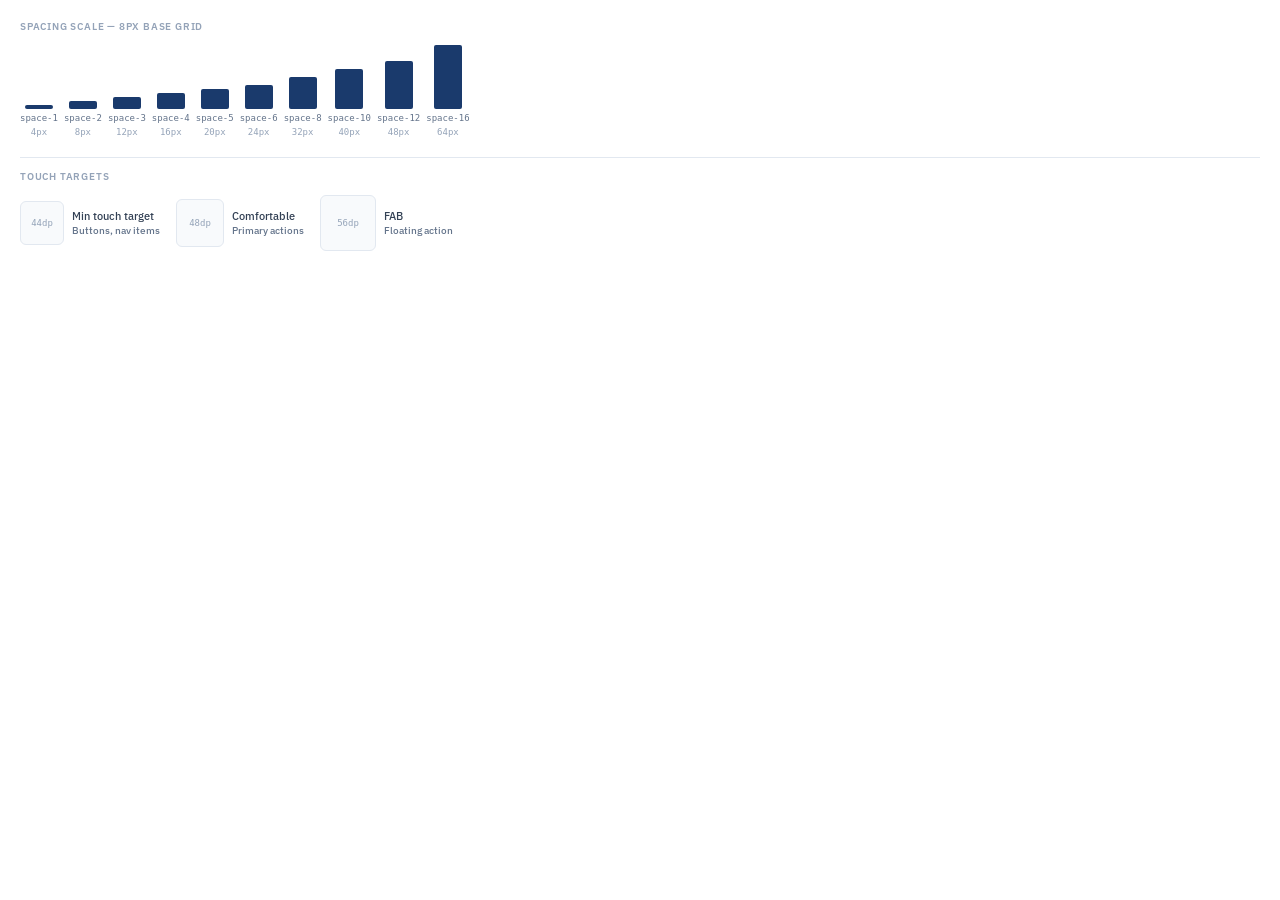
<file: preview/spacing-tokens.html>
<!DOCTYPE html>
<html lang="pt-BR">
<head>
<meta charset="UTF-8">
<link href="https://fonts.googleapis.com/css2?family=IBM+Plex+Mono:wght@400;500&family=IBM+Plex+Sans:wght@400;500;600&display=swap" rel="stylesheet">
<style>
  * { margin: 0; padding: 0; box-sizing: border-box; }
  body { font-family: 'IBM Plex Sans', sans-serif; background: #fff; padding: 20px; color: #0F172A; }
  .label { font-size: 10px; font-weight: 600; color: #94A3B8; text-transform: uppercase; letter-spacing: 0.08em; margin-bottom: 12px; }
  .scale { display: flex; align-items: flex-end; gap: 6px; margin-bottom: 20px; }
  .step { display: flex; flex-direction: column; align-items: center; gap: 4px; }
  .bar { background: #1A3A6C; border-radius: 2px; width: 28px; }
  .step-label { font-size: 9px; font-family: monospace; color: #64748B; }
  .step-val { font-size: 9px; font-family: monospace; color: #94A3B8; }
  .divider { height: 1px; background: #E2E8F0; margin: 12px 0; }
  .row { display: flex; gap: 16px; flex-wrap: wrap; }
  .token-item { display: flex; align-items: center; gap: 8px; }
  .swatch-box { border: 1px solid #E2E8F0; background: #F8FAFC; display: flex; align-items: center; justify-content: center; font-size: 9px; font-family: monospace; color: #94A3B8; }
</style>
</head>
<body>

<div class="label">Spacing Scale — 8px base grid</div>
<div class="scale">
  <div class="step"><div class="bar" style="height:4px"></div><div class="step-label">space-1</div><div class="step-val">4px</div></div>
  <div class="step"><div class="bar" style="height:8px"></div><div class="step-label">space-2</div><div class="step-val">8px</div></div>
  <div class="step"><div class="bar" style="height:12px"></div><div class="step-label">space-3</div><div class="step-val">12px</div></div>
  <div class="step"><div class="bar" style="height:16px"></div><div class="step-label">space-4</div><div class="step-val">16px</div></div>
  <div class="step"><div class="bar" style="height:20px"></div><div class="step-label">space-5</div><div class="step-val">20px</div></div>
  <div class="step"><div class="bar" style="height:24px"></div><div class="step-label">space-6</div><div class="step-val">24px</div></div>
  <div class="step"><div class="bar" style="height:32px"></div><div class="step-label">space-8</div><div class="step-val">32px</div></div>
  <div class="step"><div class="bar" style="height:40px"></div><div class="step-label">space-10</div><div class="step-val">40px</div></div>
  <div class="step"><div class="bar" style="height:48px"></div><div class="step-label">space-12</div><div class="step-val">48px</div></div>
  <div class="step"><div class="bar" style="height:64px"></div><div class="step-label">space-16</div><div class="step-val">64px</div></div>
</div>

<div class="divider"></div>

<div class="label">Touch Targets</div>
<div class="row">
  <div class="token-item">
    <div class="swatch-box" style="width:44px;height:44px;border-radius:6px">44dp</div>
    <div style="font-size:11px;color:#334155;font-weight:500">Min touch target<br><span style="font-size:10px;color:#64748B">Buttons, nav items</span></div>
  </div>
  <div class="token-item">
    <div class="swatch-box" style="width:48px;height:48px;border-radius:6px">48dp</div>
    <div style="font-size:11px;color:#334155;font-weight:500">Comfortable<br><span style="font-size:10px;color:#64748B">Primary actions</span></div>
  </div>
  <div class="token-item">
    <div class="swatch-box" style="width:56px;height:56px;border-radius:6px">56dp</div>
    <div style="font-size:11px;color:#334155;font-weight:500">FAB<br><span style="font-size:10px;color:#64748B">Floating action</span></div>
  </div>
</div>

</body>
</html>
</file>
